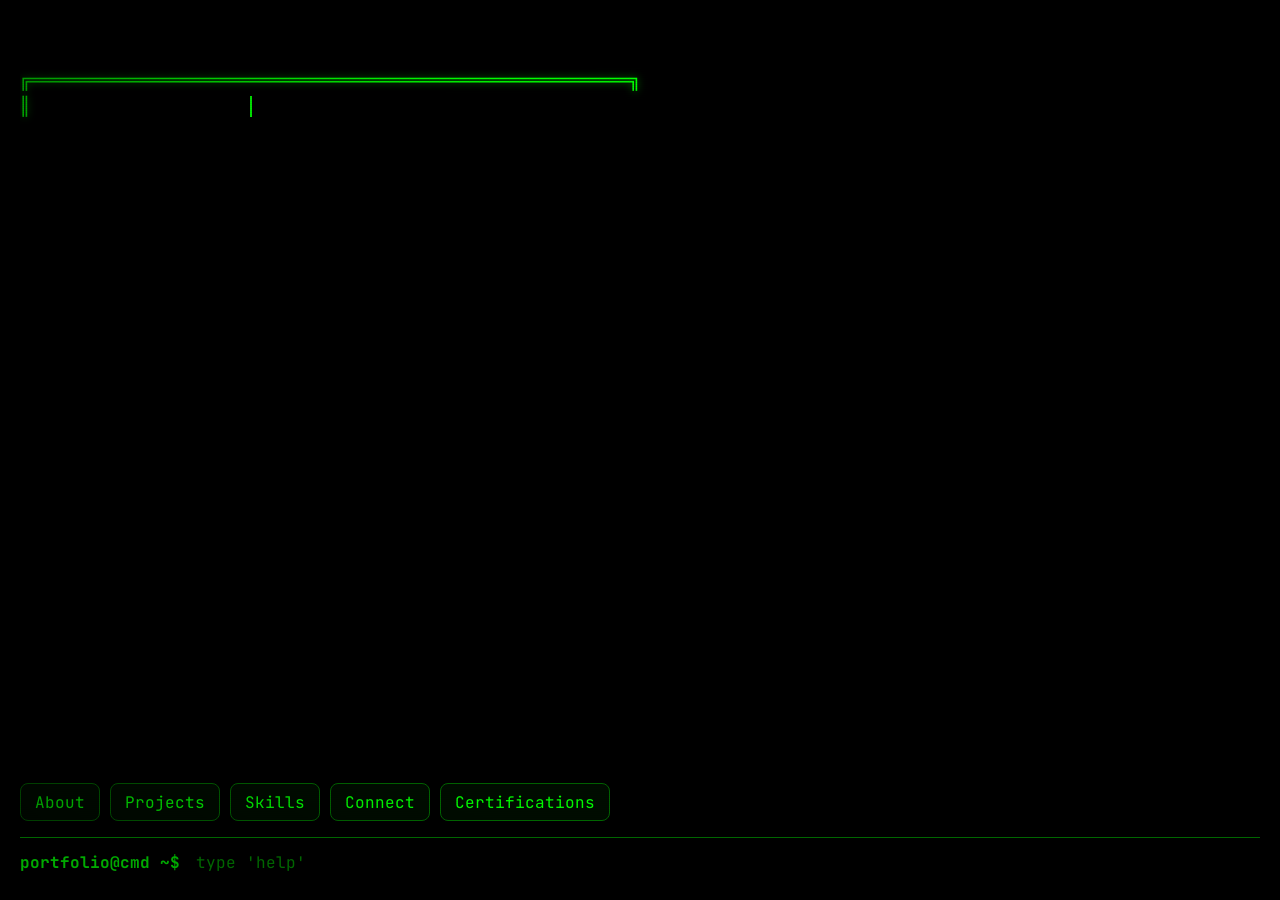
<file: index.html>
<!DOCTYPE html>
<html lang="en">
<head>
<meta charset="UTF-8">
<meta name="viewport" content="width=device-width, initial-scale=1.0, interactive-widget=resizes-content">
<title>⚡ Jaswanth's Portfolio</title>

<link rel="icon" type="image/png" href="portfolio-cmd/icons8-circled-j-50.png">

<link href="https://fonts.googleapis.com/css2?family=JetBrains+Mono:wght@300;400;600;700&display=swap" rel="stylesheet">

<style>
*, *::before, *::after {
  margin: 0;
  padding: 0;
  box-sizing: border-box;
}

html, body {
  height: 100%;
  width: 100%;
  /* Prevent bounce / rubber-band on iOS */
  overscroll-behavior: none;
}

/* ── Root vars ── */
:root {
  --green:      #00ff00;
  --green-dim:  #00cc00;
  --green-dark: #006600;
  --green-mid:  #00aa00;
  --bg:         #000000;
  --fs:         clamp(12px, 2vw, 16px);     /* fluid base font size  */
  --pad:        clamp(10px, 3vw, 20px);     /* fluid padding         */
  --lh:         1.5;
}

/* ── Full-screen terminal shell ── */
.terminal-body {
  background: var(--bg);
  color: var(--green);
  font-family: 'JetBrains Mono', monospace;
  height: 100dvh;           /* dynamic viewport height — handles mobile browser chrome */
  width: 100%;
  overflow: hidden;
  display: flex;
  flex-direction: column;
}

/* ── Container ── */
#terminal-container {
  flex: 1;
  display: flex;
  flex-direction: column;
  padding: var(--pad);
  min-height: 0;            /* allow flex child to shrink below content size */
  position: relative;
}

/* CRT scanlines overlay */
#terminal-container::before {
  content: '';
  position: fixed;
  inset: 0;
  background: repeating-linear-gradient(
    0deg,
    rgba(0,0,0,0.06),
    rgba(0,0,0,0.06) 1px,
    transparent 1px,
    transparent 2px
  );
  pointer-events: none;
  z-index: 10;
}

/* Subtle vignette */
#terminal-container::after {
  content: '';
  position: fixed;
  inset: 0;
  background: radial-gradient(ellipse at center, transparent 60%, rgba(0,0,0,0.55) 100%);
  pointer-events: none;
  z-index: 9;
}

/* ── Output area ── */
#output {
  flex: 1;
  overflow-y: auto;
  overflow-x: hidden;
  white-space: pre-wrap;
  word-break: break-word;   /* prevent horizontal scroll on mobile */
  line-height: var(--lh);
  font-size: var(--fs);
  padding-bottom: 8px;
  /* smooth momentum scroll on iOS */
  -webkit-overflow-scrolling: touch;
  scroll-behavior: smooth;
}

/* ── Quick links ── */
.quick-links {
  display: flex;
  flex-wrap: wrap;
  gap: 10px;
  margin: 14px 0 8px;
}

.quick-link {
  display: inline-flex;
  align-items: center;
  justify-content: center;
  min-height: 38px;
  padding: 0 14px;
  border: 1px solid var(--green-dark);
  border-radius: 8px;
  color: var(--green);
  text-decoration: none;
  font-size: var(--fs);
  background: rgba(0, 102, 0, 0.12);
  transition: transform 0.2s ease, background 0.2s ease, border-color 0.2s ease;
}

.quick-link:hover {
  transform: translateY(-2px);
  background: rgba(0, 170, 0, 0.18);
  border-color: var(--green);
}

/* ── Welcome block ── */
#welcome-section {
  color: var(--green);
  text-shadow: 0 0 8px rgba(0,255,0,0.5);
  margin-bottom: 16px;
  line-height: 1.6;
  /* Wrap long ASCII art on tiny screens without breaking character sequences */
  overflow-wrap: break-word;
}

/* ── Input row ── */
#input-container {
  display: flex;
  align-items: center;
  gap: 6px;
  margin-top: 8px;
  padding-top: 6px;
  border-top: 1px solid var(--green-dark);
  /* Stick to bottom even when virtual keyboard pushes viewport */
  flex-shrink: 0;
  position: relative;
  z-index: 20;
}

.prompt {
  color: var(--green-mid);
  font-weight: 700;
  font-size: var(--fs);
  white-space: nowrap;
  flex-shrink: 0;
  /* Truncate very long prompts on tiny screens */
  max-width: 55%;
  overflow: hidden;
  text-overflow: ellipsis;
}

#cmd-input {
  background: transparent;
  border: none;
  color: var(--green);
  font-family: 'JetBrains Mono', monospace;
  font-size: var(--fs);
  flex: 1;
  min-width: 0;             /* allow shrink */
  outline: none;
  caret-color: var(--green);
}

#cmd-input::placeholder { color: var(--green-dark); }

/* tap-target helper on mobile */
#cmd-input {
  padding: 6px 0;
  min-height: 36px;
}

/* ── Typing cursor ── */
.typing {
  display: inline;
  border-right: 2px solid var(--green);
  animation: blink 0.7s step-end infinite;
}

/* ── Mobile helper hint ── */
#mobile-hint {
  display: none;
  position: fixed;
  bottom: 60px;
  right: 14px;
  background: rgba(0,80,0,0.85);
  color: var(--green);
  font-size: 11px;
  padding: 6px 10px;
  border: 1px solid var(--green-dark);
  border-radius: 6px;
  z-index: 50;
  pointer-events: none;
  letter-spacing: 0.04em;
  animation: fadeHint 4s ease forwards;
}

@keyframes fadeHint {
  0%   { opacity: 0; }
  10%  { opacity: 1; }
  80%  { opacity: 1; }
  100% { opacity: 0; }
}

/* ── Scrollbar styling ── */
#output::-webkit-scrollbar       { width: 6px; }
#output::-webkit-scrollbar-track { background: #000; }
#output::-webkit-scrollbar-thumb { background: var(--green-dark); border-radius: 3px; }
#output::-webkit-scrollbar-thumb:hover { background: var(--green-mid); }

/* ── Keyframes ── */
@keyframes blink {
  0%, 100% { border-color: var(--green); }
  50%       { border-color: transparent; }
}

/* ── Responsive tweaks ── */

/* Phones — portrait */
@media (max-width: 480px) {
  :root {
    --fs:  13px;
    --pad: 10px;
    --lh:  1.45;
  }

  /* ASCII art box may be wider than screen — allow horizontal scroll only for welcome */
  #welcome-section {
    font-size: 10px;
    overflow-x: auto;
    -webkit-overflow-scrolling: touch;
  }

  /* Show mobile tap hint */
  #mobile-hint { display: block; }

  /* Wider tap target */
  #cmd-input { min-height: 40px; font-size: 14px; }
  .prompt    { font-size: 12px; max-width: 46%; }
}

/* Phones — landscape / small tablets */
@media (min-width: 481px) and (max-width: 768px) {
  :root {
    --fs:  14px;
    --pad: 14px;
    --lh:  1.5;
  }

  #welcome-section { font-size: 12px; }
}

/* Tablets landscape / small laptops */
@media (min-width: 769px) and (max-width: 1024px) {
  :root {
    --fs:  15px;
    --pad: 18px;
  }
}

/* Large desktop */
@media (min-width: 1440px) {
  :root {
    --fs:  17px;
    --pad: 28px;
  }
  #terminal-container { max-width: 1200px; margin: 0 auto; width: 100%; }
}

/* Touch devices — bigger tap targets, remove hover glow */
@media (hover: none) {
  #cmd-input { min-height: 44px; }
  #welcome-section { text-shadow: none; }
}
</style>
</head>

<body class="terminal-body">
<div id="terminal-container">
  <div id="output">
    <div id="welcome-section"></div>
  </div>
  <div class="quick-links" aria-label="Quick navigation links">
    <a class="quick-link" href="./portfolio-cmd/about.html">About</a>
    <a class="quick-link" href="./portfolio-cmd/projects.html">Projects</a>
    <a class="quick-link" href="./portfolio-cmd/skills.html">Skills</a>
    <a class="quick-link" href="./portfolio-cmd/connect.html">Connect</a>
    <a class="quick-link" href="./portfolio-cmd/certifications.html">Certifications</a>

  </div>
  <div id="input-container">
    <span id="prompt" class="prompt">portfolio@cmd ~$&nbsp;</span>
    <input id="cmd-input" type="text" autocomplete="off" autocorrect="off"
           autocapitalize="off" spellcheck="false" autofocus
           placeholder="type 'help'">
  </div>
</div>

<!-- Mobile tap-to-type hint -->
<div id="mobile-hint">Tap here to type a command ↓</div>

<script>
/* ── Welcome message ── */
window.skipDefaultWelcome = true;

/* Responsive ASCII box:
   On small screens we swap the wide box for a compact version */
function getWelcomeMessages() {
  const narrow = window.innerWidth < 480;

  if (narrow) {
    return [
      "┌─────────────────────────────┐",
      "│                             │",
      "│   🎉  WELCOME TO            │",
      "│       Jaswanth's Portfolio🎉│",
      "│                             │",
      "│   Jaswanth's  CMD       │",
      "│                             │",
      "└─────────────────────────────┘",
      "",
      "Type 'help' for commands.",
      ""
    ];
  }

  return [
    "╔════════════════════════════════════════════════════════════╗",
    "║                                                            ║",
    "║              🎉  WELCOME TO JASWANTH'S PORTFOLIO  🎉                 ║",
    "║                                                            ║",
    "║              Jaswanth's CMD                          ║",
    "║                                                            ║",
    "╚════════════════════════════════════════════════════════════╝",
    "",
    "Type 'help' to see available commands...",
    "💡 Use Laptop/Desktop for the best experience.",
    ""
  ];
}

document.addEventListener('DOMContentLoaded', () => {
  const welcomeSection = document.getElementById('welcome-section');
  const output = document.getElementById('output');
  const cmdInput = document.getElementById('cmd-input');
  const messages = getWelcomeMessages();
  let lineIdx = 0, charIdx = 0;

  function typeWelcome() {
    if (lineIdx >= messages.length) {
      // Done — render plain, remove cursor span
      welcomeSection.innerHTML = messages.join('\n');
      output.scrollTop = output.scrollHeight;
      return;
    }

    const line = messages[lineIdx];

    if (charIdx <= line.length) {
      const done  = messages.slice(0, lineIdx).join('\n');
      const sep   = lineIdx > 0 ? '\n' : '';
      const typed = line.substring(0, charIdx);
      welcomeSection.innerHTML = done + sep +
        '<span class="typing">' + typed + '</span>';
      output.scrollTop = output.scrollHeight;
      charIdx++;
      setTimeout(typeWelcome, 8);
    } else {
      lineIdx++;
      charIdx = 0;
      setTimeout(typeWelcome, 200);
    }
  }

  typeWelcome();

  /* ── Mobile: tap anywhere in output to focus input ── */
  output.addEventListener('click', () => { cmdInput.focus(); });

  /* ── Keep input in view when virtual keyboard opens ── */
  if ('visualViewport' in window) {
    window.visualViewport.addEventListener('resize', () => {
      const container = document.getElementById('terminal-container');
      const kbHeight = window.innerHeight - window.visualViewport.height;
      container.style.paddingBottom = kbHeight > 50
        ? (kbHeight + 8) + 'px'
        : 'var(--pad)';
    });
  }
});
</script>

<script src="portfolio-cmd/js/terminal.js"></script>
</body>
</html>
</file>
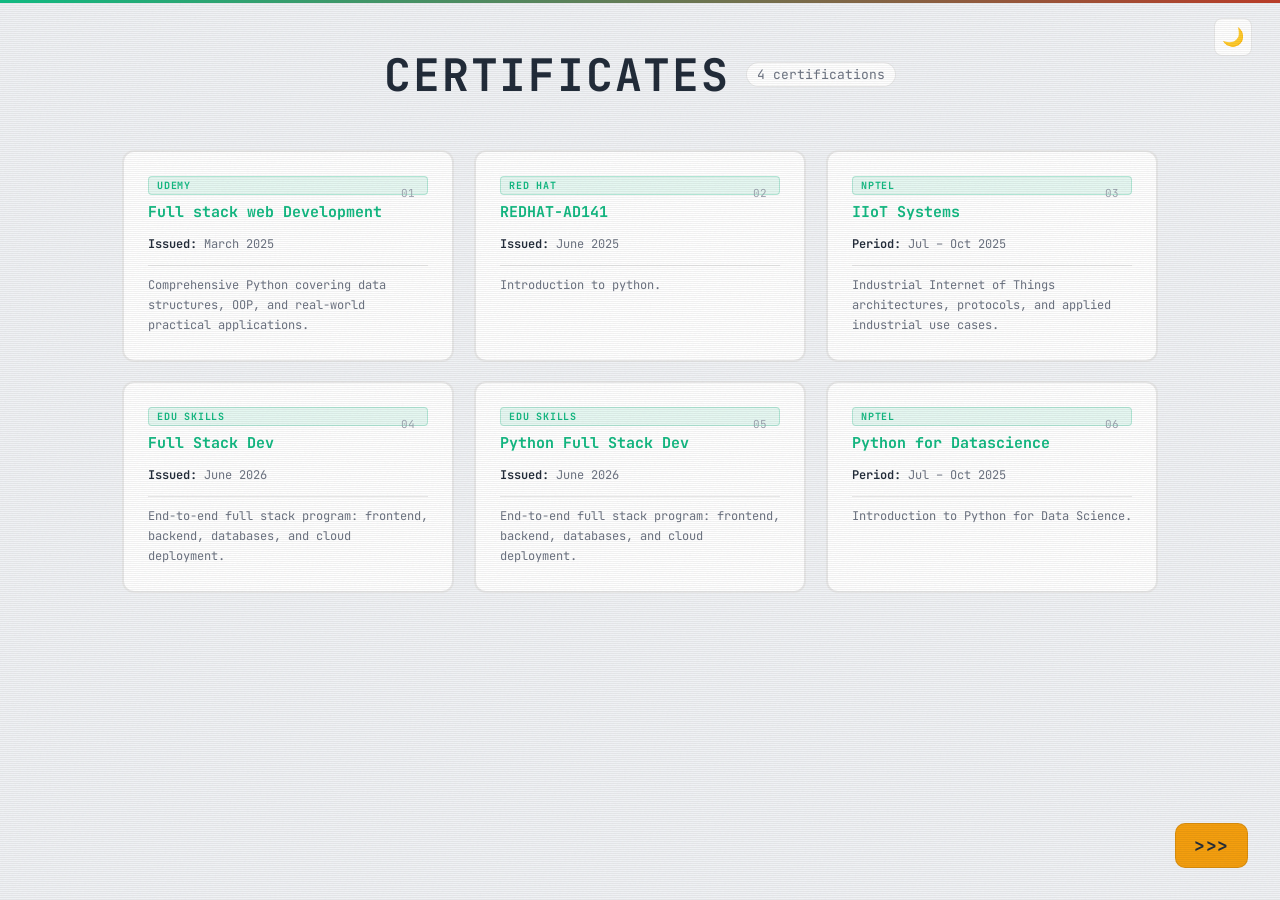
<file: portfolio-cmd/certifications.html>
<!DOCTYPE html>
<html lang="en">
<head>
<meta charset="UTF-8">
<meta name="viewport" content="width=device-width, initial-scale=1.0">
<title>⚡ Jaswanth's | Certifications</title>

<link rel="icon" type="image/png" href="icons8-circled-j-50.png">
<link rel="icon" href="icons8-circled-j-50.png">

<link href="https://fonts.googleapis.com/css2?family=JetBrains+Mono:wght@300;400;600;700&display=swap" rel="stylesheet">

<style>
@property --angle {
  syntax: '<angle>';
  initial-value: 0deg;
  inherits: false;
}

*, *::before, *::after {
  box-sizing: border-box;
  margin: 0;
  padding: 0;
}

:root {
  --bg: #f0f2f5;
  --card-bg: #ffffff;
  --border: rgba(0,0,0,0.09);
  --border-active: rgba(0,0,0,0.3);
  --accent: #10b981;
  --text: #1f2937;
  --text-dim: #6b7280;
  --red: #b83c28;
  --header-size: clamp(1.6rem, 5vw, 2.8rem);
  --card-pad: clamp(14px, 3vw, 24px);
  --gap: clamp(12px, 2.5vw, 20px);
}

body {
  font-family: 'JetBrains Mono', monospace;
  background: var(--bg);
  color: var(--text);
  min-height: 100vh;
  overflow-x: hidden;
  position: relative;
}

/* CRT Scanlines */
body::before {
  content: '';
  position: fixed;
  inset: 0;
  background: repeating-linear-gradient(
    0deg,
    rgba(0,0,0,0.05),
    rgba(0,0,0,0.05) 1px,
    transparent 1px,
    transparent 2px
  );
  pointer-events: none;
  z-index: 999;
}

/* Noise texture */
body::after {
  content: '';
  position: fixed;
  inset: 0;
  background-image: url('data:image/svg+xml,%3Csvg viewBox="0 0 400 400" xmlns="http://www.w3.org/2000/svg"%3E%3Cfilter id="n"%3E%3CfeTurbulence type="fractalNoise" baseFrequency="0.9" numOctaves="4" seed="2"/%3E%3C/filter%3E%3Crect width="400" height="400" filter="url(%23n)" opacity="0.04"/%3E%3C/svg%3E');
  pointer-events: none;
  z-index: 998;
}

/* ── Layout ── */
.page-wrapper {
  position: relative;
  z-index: 1;
  width: 100%;
  max-width: 1100px;
  margin: 0 auto;
  padding: clamp(16px, 4vw, 48px) clamp(12px, 4vw, 32px);
}

/* ── Header ── */
.page-header {
  display: flex;
  align-items: center;
  justify-content: center;
  gap: 16px;
  margin-bottom: clamp(24px, 5vw, 48px);
  position: relative;
  flex-wrap: wrap;
}

h1 {
  font-size: var(--header-size);
  font-weight: 700;
  letter-spacing: 0.04em;
  text-align: center;
  line-height: 1.2;
}

.cert-count {
  font-size: clamp(10px, 2vw, 13px);
  color: var(--text-dim);
  background: var(--card-bg);
  border: 1px solid var(--border);
  border-radius: 999px;
  padding: 3px 10px;
  white-space: nowrap;
}

/* ── Grid ── */
.cert-grid {
  display: grid;
  grid-template-columns: repeat(auto-fill, minmax(min(100%, 300px), 1fr));
  gap: var(--gap);
}

/* ── Card ── */
.cert-card {
  background: var(--card-bg);
  border: 2px solid var(--border);
  border-radius: 12px;
  padding: var(--card-pad);
  position: relative;
  transition: transform 0.32s cubic-bezier(.34,1.56,.64,1), box-shadow 0.32s ease, border-color 0.3s;
  overflow: hidden;
  opacity: 0;
  transform: translateY(24px);
  will-change: transform;
  min-height: 0; /* let content dictate height */
  cursor: pointer;
}

/* spinning border */
.cert-card::before {
  content: '';
  position: absolute;
  inset: -2px;
  border-radius: 13px;
  background: conic-gradient(
    from var(--angle),
    transparent 0deg,
    var(--red) 40deg,
    rgba(184,60,40,0.7) 60deg,
    transparent 80deg
  );
  opacity: 0;
  transition: opacity 0.3s;
  z-index: 0;
}

/* inner mask so conic only shows as border */
.cert-card::after {
  content: '';
  position: absolute;
  inset: 2px;
  border-radius: 10px;
  background: var(--card-bg);
  z-index: 1;
}

.cert-card.active::before,
.cert-card:hover::before {
  opacity: 1;
  animation: spin 2s linear infinite;
}

.cert-card:hover {
  transform: translateY(-10px) scale(1.02);
  box-shadow: 0 20px 50px rgba(0,0,0,0.12), 0 0 24px rgba(184,60,40,0.25);
  border-color: transparent;
}

.cert-card:hover .cert-title { color: #e05535; }

.cert-card:hover .cert-title::before,
.cert-card:hover .cert-title::after,
.cert-card.active .cert-title::before,
.cert-card.active .cert-title::after {
  opacity: 1;
  animation: glitch 0.15s steps(1) infinite, glitch2 0.15s steps(1) infinite;
}

.cert-card:hover .cert-meta,
.cert-card:hover .cert-desc,
.cert-card.active .cert-meta,
.cert-card.active .cert-desc {
  color: var(--accent);
}

/* ── Inner content ── */
.cert-card-inner {
  position: relative;
  z-index: 2;
  display: flex;
  flex-direction: column;
  gap: 0;
}

/* ── Card index badge ── */
.card-index {
  position: absolute;
  top: 10px;
  right: 12px;
  font-size: 11px;
  color: #9ca3af;
  z-index: 3;
  letter-spacing: 0.05em;
  user-select: none;
}

/* ── Cert title ── */
.cert-title {
  font-size: clamp(13px, 2.2vw, 15px);
  font-weight: 700;
  color: var(--accent);
  margin-bottom: 10px;
  position: relative;
  display: inline-block;
  transition: color 0.3s;
  padding-right: 30px; /* avoid overlap with index */
  word-break: break-word;
  line-height: 1.3;
}

.cert-card:focus-visible {
  outline: 2px solid var(--red);
  outline-offset: 4px;
}

/* ── Certificate modal ── */
.cert-modal {
  position: fixed;
  inset: 0;
  display: none;
  align-items: center;
  justify-content: center;
  padding: 24px;
  z-index: 2000;
}

.cert-modal.open {
  display: flex;
}

.cert-modal-backdrop {
  position: absolute;
  inset: 0;
  background: rgba(0, 0, 0, 0.72);
  backdrop-filter: blur(4px);
}

.cert-modal-panel {
  position: relative;
  z-index: 1;
  width: min(1100px, 100%);
  max-height: 92vh;
  background: var(--card-bg);
  border: 2px solid var(--border-active);
  border-radius: 14px;
  overflow: hidden;
  box-shadow: 0 30px 80px rgba(0, 0, 0, 0.35);
  display: flex;
  flex-direction: column;
}

.cert-modal-header {
  display: flex;
  align-items: center;
  justify-content: space-between;
  gap: 16px;
  padding: 14px 18px;
  border-bottom: 1px solid var(--border);
}

.cert-modal-title {
  font-size: clamp(14px, 2vw, 18px);
  color: var(--text);
  word-break: break-word;
}

.cert-modal-close {
  border: 1px solid var(--border-active);
  background: transparent;
  color: var(--text);
  border-radius: 8px;
  width: 38px;
  height: 38px;
  font-size: 22px;
  line-height: 1;
  cursor: pointer;
}

.cert-modal-viewer {
  background: #111827;
  min-height: 55vh;
  max-height: calc(92vh - 68px);
  overflow: auto;
}

.cert-modal-viewer iframe,
.cert-modal-viewer img {
  display: block;
  width: 100%;
  height: 100%;
  min-height: 55vh;
  border: 0;
  object-fit: contain;
  background: #111827;
}

.cert-modal-note {
  padding: 16px 18px;
  color: var(--text-dim);
  font-size: 12px;
  border-top: 1px solid var(--border);
}

.cert-title::before {
  content: attr(data-text);
  position: absolute;
  left: 0; top: 0;
  color: #00ccff;
  clip-path: polygon(0 15%, 100% 15%, 100% 40%, 0 40%);
  opacity: 0;
  transition: opacity 0.3s;
  pointer-events: none;
}

.cert-title::after {
  content: attr(data-text);
  position: absolute;
  left: 0; top: 0;
  color: #ff3366;
  clip-path: polygon(0 60%, 100% 60%, 100% 80%, 0 80%);
  opacity: 0;
  transition: opacity 0.3s;
  pointer-events: none;
}

/* ── Meta ── */
.cert-meta {
  font-size: clamp(11px, 1.8vw, 12px);
  color: var(--text-dim);
  line-height: 1.9;
  margin-bottom: 10px;
  transition: color 0.3s;
}

.cert-meta span {
  font-weight: 600;
  color: var(--text);
  transition: color 0.3s;
}

/* ── Description ── */
.cert-desc {
  font-size: clamp(11px, 1.8vw, 12px);
  color: var(--text-dim);
  line-height: 1.65;
  border-top: 1px solid var(--border);
  padding-top: 10px;
  transition: color 0.3s;
}

/* ── Issuer chip ── */
.issuer-chip {
  display: inline-block;
  font-size: 10px;
  font-weight: 700;
  letter-spacing: 0.08em;
  text-transform: uppercase;
  background: rgba(16,185,129,0.1);
  color: var(--accent);
  border: 1px solid rgba(16,185,129,0.25);
  border-radius: 4px;
  padding: 2px 8px;
  margin-bottom: 8px;
  transition: background 0.3s, border-color 0.3s;
}

/* ── Top UI controls ── */
.ui-controls {
  position: fixed;
  top: 0;
  left: 0;
  right: 0;
  z-index: 50;
  display: flex;
  align-items: center;
  justify-content: flex-end;
  padding: clamp(10px, 2.5vw, 18px) clamp(14px, 4vw, 28px);
  pointer-events: none;
}

.ctrl-btn {
  pointer-events: all;
  background: var(--card-bg);
  border: 1.5px solid var(--border);
  border-radius: 8px;
  width: 38px;
  height: 38px;
  display: grid;
  place-items: center;
  font-size: 18px;
  cursor: pointer;
  transition: transform 0.2s, box-shadow 0.2s;
  user-select: none;
}

.ctrl-btn:hover {
  transform: scale(1.1);
  box-shadow: 0 4px 16px rgba(0,0,0,0.12);
}

/* ── Exit / nav button ── */
.exit-btn {
  position: fixed;
  bottom: clamp(16px, 4vw, 32px);
  right: clamp(14px, 4vw, 32px);
  background: #f59e0b;
  color: #1f2937;
  padding: 10px 18px;
  border-radius: 10px;
  font-family: 'JetBrains Mono', monospace;
  font-size: clamp(14px, 3vw, 18px);
  font-weight: 700;
  text-decoration: none;
  z-index: 50;
  transition: transform 0.2s, background 0.2s, color 0.2s;
  border: 1.5px solid rgba(0,0,0,0.1);
  letter-spacing: 0.04em;
}

.exit-btn:hover {
  transform: scale(1.08);
  background: #fde68a;
}

/* ── Animations ── */
@keyframes spin {
  from { --angle: 0deg; }
  to   { --angle: 360deg; }
}

@keyframes glitch {
  0%   { transform: translateX(0); }
  25%  { transform: translateX(-2px); }
  50%  { transform: translateX(2px); }
  75%  { transform: translateX(-1px); }
  100% { transform: translateX(0); }
}

@keyframes glitch2 {
  0%   { transform: translateX(0); }
  25%  { transform: translateX(2px); }
  50%  { transform: translateX(-2px); }
  75%  { transform: translateX(1px); }
  100% { transform: translateX(0); }
}

@keyframes fadeInUp {
  from { opacity: 0; transform: translateY(24px); }
  to   { opacity: 1; transform: translateY(0); }
}

.cert-card.revealed {
  animation: fadeInUp 0.55s cubic-bezier(.22,1,.36,1) forwards;
}

/* ── Dark Mode ── */
body.dark {
  --bg: #111827;
  --card-bg: #1f2937;
  --text: #e5e7eb;
  --text-dim: #9ca3af;
  --border: rgba(255,255,255,0.08);
  --accent: #34d399;
  --red: #e05535;
}

body.dark .cert-card::after {
  background: var(--card-bg);
}

body.dark .exit-btn {
  color: #92400e;
}

body.dark .cert-meta span {
  color: #e5e7eb;
}

/* ── Progress bar at top ── */
.progress-bar {
  position: fixed;
  top: 0;
  left: 0;
  height: 3px;
  width: 0%;
  background: linear-gradient(90deg, var(--accent), var(--red));
  z-index: 1000;
  transition: width 1.2s ease;
}

/* ── Mobile: ensure no overflow issues ── */
@media (max-width: 400px) {
  .cert-title {
    font-size: 13px !important;
  }
  h1 {
    font-size: 1.4rem;
  }
}

/* ── Tablet 2-col tweak ── */
@media (min-width: 481px) and (max-width: 720px) {
  .cert-grid {
    grid-template-columns: repeat(2, 1fr);
  }
}

/* ── Large screen: cap at 3 columns ── */
@media (min-width: 960px) {
  .cert-grid {
    grid-template-columns: repeat(3, 1fr);
  }
}

/* Touch devices – remove hover lift, keep tap feedback */
@media (hover: none) {
  .cert-card:hover {
    transform: none;
    box-shadow: none;
    border-color: var(--border);
  }
  .cert-card:active {
    transform: scale(0.97);
    box-shadow: 0 4px 20px rgba(0,0,0,0.1);
    border-color: var(--red);
  }
  .cert-card:hover .cert-title { color: var(--accent); }
}
</style>
</head>

<body>

<!-- Progress bar -->
<div class="progress-bar" id="progressBar"></div>

<!-- Controls -->
<div class="ui-controls">
  <button class="ctrl-btn" onclick="toggleDark()" title="Toggle dark mode" id="darkBtn">🌙</button>
</div>

<!-- Main -->
<div class="page-wrapper">

  <div class="page-header">
    <h1>CERTIFICATES</h1>
    <span class="cert-count">4 certifications</span>
  </div>

  <div class="cert-grid" id="certGrid">

    <!-- 01 -->
    <div class="cert-card" data-index="0" role="button" tabindex="0" data-cert-src="./assets/certificates/jas_udemy.pdf" data-cert-type="pdf" data-cert-title="Full stack web Development">
      <div class="cert-card-inner">
        <span class="card-index">01</span>
        <span class="issuer-chip">Udemy</span>
        <div class="cert-title" data-text="Full stack web Development">Full stack web Development</div>
        <div class="cert-meta">
          <span>Issued:</span> March 2025
        </div>
        <p class="cert-desc">Comprehensive Python covering data structures, OOP, and real-world practical applications.</p>
      </div>
    </div>

    <!-- 02 -->
    <div class="cert-card" data-index="1" role="button" tabindex="0" data-cert-src="./assets/certificates/redhat.pdf" data-cert-type="pdf" data-cert-title="REDHAT-AD141">
      <div class="cert-card-inner">
        <span class="card-index">02</span>
        <span class="issuer-chip">Red Hat</span>
        <div class="cert-title" data-text="REDHAT-AD141">REDHAT-AD141</div>
        <div class="cert-meta">
          <span>Issued:</span> June 2025
        </div>
        <p class="cert-desc">Introduction to python.</p>
      </div>
    </div>

    <!-- 03 -->
    <div class="cert-card" data-index="2" role="button" tabindex="0" data-cert-src="./assets/certificates/Nptel.jpeg" data-cert-type="image" data-cert-title="Introduction to Industry 4.0 and Industrial Internet of Things">
      <div class="cert-card-inner">
        <span class="card-index">03</span>
        <span class="issuer-chip">NPTEL</span>
        <div class="cert-title" data-text="IIoT Systems">IIoT Systems</div>
        <div class="cert-meta">
          <span>Period:</span> Jul – Oct 2025
        </div>
        <p class="cert-desc">Industrial Internet of Things architectures, protocols, and applied industrial use cases.</p>
      </div>
    </div>

    <!-- 04 -->
    <div class="cert-card" data-index="3" role="button" tabindex="0" data-cert-src="./assets/certificates/Edu%20skills_web%20development.pdf" data-cert-type="pdf" data-cert-title="Full Stack Dev">
      <div class="cert-card-inner">
        <span class="card-index">04</span>
        <span class="issuer-chip">Edu skills</span>
        <div class="cert-title" data-text="Full Stack Dev">Full Stack Dev</div>
        <div class="cert-meta">
          <span>Issued:</span> June 2026
        </div>
        <p class="cert-desc">End-to-end full stack program: frontend, backend, databases, and cloud deployment.</p>
      </div>
    </div>


      <div class="cert-card" data-index="3" role="button" tabindex="0" data-cert-src="./assets/certificates/certificate.pdf" data-cert-type="pdf" data-cert-title="Full Stack Dev">
      <div class="cert-card-inner">
        <span class="card-index">05</span>
        <span class="issuer-chip">Edu skills</span>
        <div class="cert-title" data-text="Python Full Stack Dev"> Python Full Stack Dev</div>
        <div class="cert-meta">
          <span>Issued:</span> June 2026
        </div>
        <p class="cert-desc">End-to-end full stack program: frontend, backend, databases, and cloud deployment.</p>
      </div>
    </div>


    <div class="cert-card" data-index="5" role="button" tabindex="0" data-cert-src="./assets/certificates/Python for Data Science.pdf" data-cert-type="pdf" data-cert-title="Python for Data Science">
      <div class="cert-card-inner">
        <span class="card-index">06</span>
        <span class="issuer-chip">NPTEL</span>
        <div class="cert-title" data-text="Python for Data science">Python for Datascience</div>
        <div class="cert-meta">
          <span>Period:</span> Jul – Oct 2025
        </div>
        <p class="cert-desc">Introduction to Python for Data Science.</p>
      </div>
    </div>

  </div>
</div>







<!-- Modal -->
<div class="cert-modal" id="certModal" aria-hidden="true">
  <div class="cert-modal-backdrop" data-close-modal></div>
  <div class="cert-modal-panel" role="dialog" aria-modal="true" aria-labelledby="certModalTitle">
    <div class="cert-modal-header">
      <h2 class="cert-modal-title" id="certModalTitle">Certificate preview</h2>
      <button type="button" class="cert-modal-close" id="certModalClose" aria-label="Close certificate preview">×</button>
    </div>
    <div class="cert-modal-viewer" id="certModalViewer"></div>
    <div class="cert-modal-note">Click outside the preview or press Esc to close.</div>
  </div>
</div>

<!-- Exit -->
<a href="../index.html" class="exit-btn">&gt;&gt;&gt;</a>

<script>
/* ── Dark Mode ── */
function toggleDark() {
  const isDark = document.body.classList.toggle('dark');
  document.getElementById('darkBtn').textContent = isDark ? '☀️' : '🌙';
  localStorage.setItem('theme', isDark ? 'dark' : 'light');
}

// Restore preference
if (localStorage.getItem('theme') === 'dark') {
  document.body.classList.add('dark');
  document.getElementById('darkBtn').textContent = '☀️';
}

/* ── Scroll progress bar ── */
window.addEventListener('scroll', () => {
  const scrolled = window.scrollY;
  const total = document.documentElement.scrollHeight - window.innerHeight;
  const pct = total > 0 ? (scrolled / total) * 100 : 100;
  document.getElementById('progressBar').style.width = pct + '%';
}, { passive: true });

// On load set to 100 if page fits
window.dispatchEvent(new Event('scroll'));

/* ── Reveal on scroll ── */
const cards = document.querySelectorAll('.cert-card');
const certModal = document.getElementById('certModal');
const certModalTitle = document.getElementById('certModalTitle');
const certModalViewer = document.getElementById('certModalViewer');
const certModalClose = document.getElementById('certModalClose');

function closeCertificateModal() {
  certModal.classList.remove('open');
  certModal.setAttribute('aria-hidden', 'true');
  certModalViewer.innerHTML = '';
}

function openCertificateModal(title, src, type) {
  certModalTitle.textContent = title;
  certModalViewer.innerHTML = type === 'image'
    ? `<img src="${src}" alt="${title}">`
    : `<iframe src="${src}#toolbar=0&navpanes=0&scrollbar=0" title="${title}"></iframe>`;
  certModal.classList.add('open');
  certModal.setAttribute('aria-hidden', 'false');
}

cards.forEach((card) => {
  card.addEventListener('click', (event) => {
    if (event.target.closest('[data-close-modal]')) return;
    const src = card.dataset.certSrc;
    const type = card.dataset.certType || 'pdf';
    const title = card.dataset.certTitle || card.querySelector('.cert-title')?.textContent.trim();

    if (!src || !title) return;
    openCertificateModal(title, src, type);
  });

  card.addEventListener('keydown', (event) => {
    if (event.key === 'Enter' || event.key === ' ') {
      event.preventDefault();
      const src = card.dataset.certSrc;
      const type = card.dataset.certType || 'pdf';
      const title = card.dataset.certTitle || card.querySelector('.cert-title')?.textContent.trim();

      if (!src || !title) return;
      openCertificateModal(title, src, type);
    }
  });
});

certModal.addEventListener('click', (event) => {
  if (event.target.matches('[data-close-modal]')) {
    closeCertificateModal();
  }
});

certModalClose.addEventListener('click', closeCertificateModal);

document.addEventListener('keydown', (event) => {
  if (event.key === 'Escape' && certModal.classList.contains('open')) {
    closeCertificateModal();
  }
});

const observer = new IntersectionObserver((entries) => {
  entries.forEach((entry) => {
    if (entry.isIntersecting) {
      const card = entry.target;
      const idx = parseInt(card.dataset.index, 10);
      setTimeout(() => {
        card.classList.add('revealed');
        observer.unobserve(card);
      }, idx * 110);
    }
  });
}, { threshold: 0.1 });

cards.forEach(card => observer.observe(card));

/* ── Auto-cycle active highlight ── */
let currentIdx = 0;
let cycleTimer;
let hovering = false;

function setActive(idx) {
  cards.forEach((c, i) => c.classList.toggle('active', i === idx));
  currentIdx = idx;
}

function startCycle() {
  cycleTimer = setInterval(() => {
    if (!hovering) setActive((currentIdx + 1) % cards.length);
  }, 1900);
}

function stopCycle() { clearInterval(cycleTimer); }

startCycle();

cards.forEach((card, idx) => {
  // Mouse
  card.addEventListener('mouseenter', () => { hovering = true; stopCycle(); setActive(idx); });
  card.addEventListener('mouseleave', () => { hovering = false; currentIdx = idx; startCycle(); });

  // Touch
  card.addEventListener('touchstart', () => { stopCycle(); setActive(idx); }, { passive: true });
  card.addEventListener('touchend', () => { currentIdx = idx; startCycle(); }, { passive: true });
});
</script>

</body>
</html>
</file>
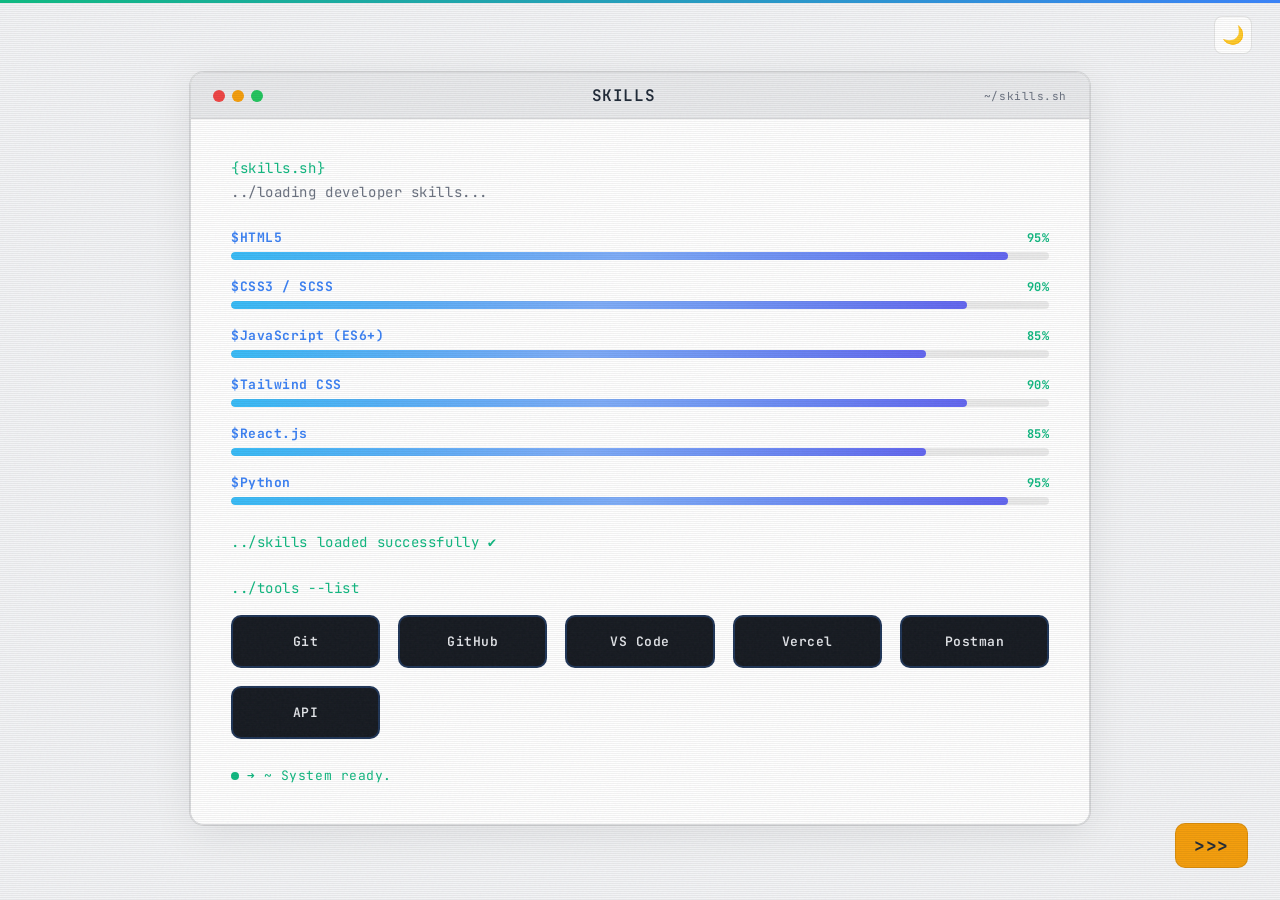
<file: portfolio-cmd/skills.html>
<!DOCTYPE html>
<html lang="en">
<head>
<meta charset="UTF-8">
<meta name="viewport" content="width=device-width, initial-scale=1.0">
<title>⚡ Jaswanth's | Skills</title>

<link rel="icon" type="image/svg+xml" href="favicon.svg">
<link rel="icon" href="favicon.ico">

<link href="https://fonts.googleapis.com/css2?family=JetBrains+Mono:wght@300;400;600;700&display=swap" rel="stylesheet">

<style>
@property --angle {
  syntax: '<angle>';
  initial-value: 0deg;
  inherits: false;
}

*, *::before, *::after {
  box-sizing: border-box;
  margin: 0;
  padding: 0;
}

:root {
  --bg:         #f3f4f6;
  --card-bg:    #ffffff;
  --topbar-bg:  #e9eaec;
  --border:     rgba(0,0,0,0.1);
  --accent:     #10b981;
  --blue:       #3b82f6;
  --text:       #1f2937;
  --text-dim:   #6b7280;
  --red:        #ef4444;
  --fs-base:    clamp(12px, 1.8vw, 14px);
  --pad:        clamp(16px, 4vw, 40px);
  --gap:        clamp(10px, 2vw, 18px);
}

body {
  font-family: 'JetBrains Mono', monospace;
  background: var(--bg);
  color: var(--text);
  min-height: 100vh;
  display: flex;
  align-items: flex-start;
  justify-content: center;
  padding: clamp(12px, 4vw, 40px) clamp(10px, 3vw, 24px);
  padding-top: clamp(52px, 8vw, 72px); /* space for fixed ctrl */
  overflow-x: hidden;
  position: relative;
  transition: background 0.3s, color 0.3s;
}

/* CRT scanlines */
body::before {
  content: '';
  position: fixed;
  inset: 0;
  background: repeating-linear-gradient(
    0deg,
    rgba(0,0,0,0.05),
    rgba(0,0,0,0.05) 1px,
    transparent 1px,
    transparent 2px
  );
  pointer-events: none;
  z-index: 999;
}

/* Noise */
body::after {
  content: '';
  position: fixed;
  inset: 0;
  background-image: url('data:image/svg+xml,%3Csvg viewBox="0 0 400 400" xmlns="http://www.w3.org/2000/svg"%3E%3Cfilter id="n"%3E%3CfeTurbulence type="fractalNoise" baseFrequency="0.9" numOctaves="4" seed="2"/%3E%3C/filter%3E%3Crect width="400" height="400" filter="url(%23n)" opacity="0.04"/%3E%3C/svg%3E');
  pointer-events: none;
  z-index: 998;
}

/* ── Dark Mode ── */
body.dark {
  --bg:        #111827;
  --card-bg:   #1f2937;
  --topbar-bg: #0f172a;
  --border:    rgba(255,255,255,0.08);
  --text:      #e5e7eb;
  --text-dim:  #9ca3af;
  --accent:    #34d399;
}

/* ── Progress bar ── */
.page-progress {
  position: fixed;
  top: 0; left: 0;
  height: 3px;
  width: 0%;
  background: linear-gradient(90deg, var(--accent), var(--blue));
  z-index: 1000;
  transition: width 0.4s ease;
}

/* ── Controls ── */
.ui-controls {
  position: fixed;
  top: 0; left: 0; right: 0;
  z-index: 50;
  display: flex;
  justify-content: flex-end;
  align-items: center;
  padding: clamp(10px, 2vw, 16px) clamp(14px, 4vw, 28px);
  pointer-events: none;
}

.ctrl-btn {
  pointer-events: all;
  background: var(--card-bg);
  border: 1.5px solid var(--border);
  border-radius: 8px;
  width: 38px;
  height: 38px;
  display: grid;
  place-items: center;
  font-size: 18px;
  cursor: pointer;
  transition: transform 0.2s, box-shadow 0.2s;
}
.ctrl-btn:hover { transform: scale(1.1); box-shadow: 0 4px 16px rgba(0,0,0,0.12); }

/* ── Terminal wrapper ── */
.terminal {
  width: 100%;
  max-width: 900px;
  border-radius: 14px;
  border: 1.5px solid var(--border);
  overflow: hidden;
  box-shadow: 0 8px 40px rgba(0,0,0,0.08), 0 0 0 1px var(--border);
  position: relative;
  z-index: 1;
  transition: box-shadow 0.3s, border-color 0.3s;
}

.terminal:hover {
  box-shadow: 0 12px 48px rgba(59,130,246,0.12), 0 0 0 1.5px var(--blue);
}

/* ── Topbar ── */
.topbar {
  background: var(--topbar-bg);
  border-bottom: 1px solid var(--border);
  display: flex;
  align-items: center;
  justify-content: space-between;
  padding: clamp(8px, 1.5vw, 12px) clamp(14px, 3vw, 22px);
}

.topbar-dots { display: flex; gap: 7px; align-items: center; }
.dot { width: 12px; height: 12px; border-radius: 50%; }
.dot-red   { background: #ef4444; }
.dot-amber { background: #f59e0b; }
.dot-green { background: #22c55e; }

.topbar-title {
  font-size: clamp(13px, 2vw, 16px);
  font-weight: 600;
  letter-spacing: 0.04em;
  color: var(--text);
}

.topbar-right {
  font-size: 11px;
  color: var(--text-dim);
  letter-spacing: 0.05em;
}

/* ── Body ── */
.terminal-body {
  background: var(--card-bg);
  padding: var(--pad);
  display: flex;
  flex-direction: column;
  gap: clamp(18px, 3vw, 28px);
}

/* ── Terminal log lines ── */
.log {
  font-size: var(--fs-base);
  color: var(--accent);
  letter-spacing: 0.04em;
}

.log-dim { color: var(--text-dim); }

/* ── Skills section ── */
.skills-list {
  display: flex;
  flex-direction: column;
  gap: clamp(12px, 2vw, 18px);
}

.skill-row {
  opacity: 0;
  transform: translateX(-16px);
  transition: opacity 0.5s ease, transform 0.5s ease;
}

.skill-row.visible {
  opacity: 1;
  transform: translateX(0);
}

.skill-header {
  display: flex;
  align-items: center;
  justify-content: space-between;
  margin-bottom: 6px;
  gap: 8px;
  flex-wrap: nowrap;
}

.skill-name {
  font-size: clamp(11px, 1.8vw, 13px);
  font-weight: 700;
  color: var(--blue);
  letter-spacing: 0.04em;
  transition: color 0.2s, transform 0.2s;
  cursor: default;
  white-space: nowrap;
  overflow: hidden;
  text-overflow: ellipsis;
}

.skill-name:hover {
  color: var(--accent);
  transform: translateX(4px);
}

.skill-pct {
  font-size: clamp(10px, 1.6vw, 12px);
  color: var(--accent);
  font-weight: 700;
  flex-shrink: 0;
  letter-spacing: 0.04em;
}

/* Track */
.skill-track {
  width: 100%;
  height: clamp(6px, 1vw, 8px);
  background: rgba(0,0,0,0.08);
  border-radius: 999px;
  overflow: hidden;
  position: relative;
}

body.dark .skill-track { background: rgba(255,255,255,0.08); }

/* Fill */
.skill-fill {
  height: 100%;
  border-radius: 999px;
  background: linear-gradient(90deg, #38bdf8, #3b82f6, #6366f1);
  width: 0;
  transition: width 1.2s cubic-bezier(0.34, 1.56, 0.64, 1);
  position: relative;
  overflow: hidden;
}

/* Shimmer on fill */
.skill-fill::after {
  content: '';
  position: absolute;
  inset: 0;
  background: linear-gradient(90deg, transparent 0%, rgba(255,255,255,0.35) 50%, transparent 100%);
  animation: shimmer 2.2s infinite;
}

@keyframes shimmer {
  0%   { transform: translateX(-100%); }
  100% { transform: translateX(100%); }
}

/* ── Tools grid ── */
.tools-grid {
  display: grid;
  grid-template-columns: repeat(auto-fill, minmax(clamp(90px, 20vw, 130px), 1fr));
  gap: var(--gap);
}

/* Tool card */
.tool-card {
  position: relative;
  background: #161a21;
  color: #e5e7eb;
  border-radius: 10px;
  border: 2px solid rgba(59,130,246,0.25);
  padding: clamp(10px, 2.5vw, 16px) clamp(8px, 2vw, 12px);
  text-align: center;
  font-size: clamp(11px, 1.8vw, 13px);
  font-weight: 600;
  overflow: hidden;
  opacity: 0;
  transform: translateY(20px);
  transition: transform 0.3s cubic-bezier(.34,1.56,.64,1),
              box-shadow 0.3s ease,
              border-color 0.3s;
  cursor: default;
  letter-spacing: 0.04em;
}

/* Spinning border */
.tool-card::before {
  content: '';
  position: absolute;
  inset: -2px;
  border-radius: 11px;
  background: conic-gradient(
    from var(--angle),
    transparent 0deg,
    var(--blue) 40deg,
    rgba(99,102,241,0.8) 60deg,
    transparent 80deg
  );
  opacity: 0;
  transition: opacity 0.3s;
  z-index: 0;
}

/* Inner mask */
.tool-card::after {
  content: '';
  position: absolute;
  inset: 2px;
  border-radius: 8px;
  background: #161a21;
  z-index: 1;
}

.tool-label {
  position: relative;
  z-index: 2;
}

.tool-card.active::before,
.tool-card:hover::before {
  opacity: 1;
  animation: spin 2s linear infinite;
}

.tool-card:hover {
  transform: translateY(-8px) scale(1.06);
  box-shadow: 0 16px 32px rgba(59,130,246,0.2), 0 0 20px rgba(59,130,246,0.2);
  border-color: transparent;
}

.tool-card.revealed {
  opacity: 1;
  transform: translateY(0);
  animation: fadeInUp 0.5s ease-out both;
}

/* ── System ready line ── */
.ready-line {
  font-size: clamp(11px, 1.8vw, 13px);
  color: var(--accent);
  letter-spacing: 0.04em;
  display: flex;
  align-items: center;
  gap: 8px;
}

.ready-dot {
  width: 8px;
  height: 8px;
  border-radius: 50%;
  background: var(--accent);
  animation: pulse 2s ease-in-out infinite;
}

/* ── Exit button ── */
.exit-btn {
  position: fixed;
  bottom: clamp(16px, 4vw, 32px);
  right: clamp(14px, 4vw, 32px);
  background: #f59e0b;
  color: #1f2937;
  padding: 10px 18px;
  border-radius: 10px;
  font-family: 'JetBrains Mono', monospace;
  font-size: clamp(14px, 3vw, 18px);
  font-weight: 700;
  text-decoration: none;
  z-index: 50;
  transition: transform 0.2s, background 0.2s;
  border: 1.5px solid rgba(0,0,0,0.1);
  letter-spacing: 0.04em;
}
.exit-btn:hover { transform: scale(1.08); background: #fde68a; }

/* ── Animations ── */
@keyframes spin {
  from { --angle: 0deg; }
  to   { --angle: 360deg; }
}

@keyframes fadeInUp {
  from { opacity: 0; transform: translateY(18px); }
  to   { opacity: 1; transform: translateY(0); }
}

@keyframes pulse {
  0%, 100% { opacity: 1; transform: scale(1); }
  50%       { opacity: 0.5; transform: scale(0.85); }
}

/* ── Touch devices ── */
@media (hover: none) {
  .tool-card:hover { transform: none; box-shadow: none; border-color: rgba(59,130,246,0.25); }
  .tool-card:active { transform: scale(0.95); border-color: var(--blue); }
  .skill-name:hover { transform: none; }
}

/* ── Very small phones (≤368px): centre terminal vertically ── */
@media (max-width: 368px) {
  body {
    justify-content: center;
    min-height: 100dvh;
    padding-top: 52px;
    padding-bottom: 72px;
    align-items: center;
  }

  .terminal {
    width: 100%;
  }

  .tools-grid {
    grid-template-columns: repeat(3, 1fr);
  }
}
</style>
</head>

<body>

<!-- Progress bar -->
<div class="page-progress" id="pageProgress"></div>

<!-- Controls -->
<div class="ui-controls">
  <button class="ctrl-btn" onclick="toggleDark()" id="darkBtn" title="Toggle dark mode">🌙</button>
</div>

<!-- Terminal card -->
<div class="terminal">

  <!-- Topbar -->
  <div class="topbar">
    <div class="topbar-dots">
      <div class="dot dot-red"></div>
      <div class="dot dot-amber"></div>
      <div class="dot dot-green"></div>
    </div>
    <span class="topbar-title">SKILLS</span>
    <span class="topbar-right">~/skills.sh</span>
  </div>

  <!-- Body -->
  <div class="terminal-body">

    <div>
      <p class="log">{skills.sh}</p>
      <p class="log log-dim" style="margin-top:6px;">../loading developer skills...</p>
    </div>

    <!-- Skills -->
    <div class="skills-list" id="skillsList">

      <div class="skill-row" data-pct="95">
        <div class="skill-header">
          <span class="skill-name">$HTML5</span>
          <span class="skill-pct">95%</span>
        </div>
        <div class="skill-track"><div class="skill-fill" data-width="95%"></div></div>
      </div>

      <div class="skill-row" data-pct="90">
        <div class="skill-header">
          <span class="skill-name">$CSS3 / SCSS</span>
          <span class="skill-pct">90%</span>
        </div>
        <div class="skill-track"><div class="skill-fill" data-width="90%"></div></div>
      </div>

      <div class="skill-row" data-pct="85">
        <div class="skill-header">
          <span class="skill-name">$JavaScript (ES6+)</span>
          <span class="skill-pct">85%</span>
        </div>
        <div class="skill-track"><div class="skill-fill" data-width="85%"></div></div>
      </div>

      <div class="skill-row" data-pct="90">
        <div class="skill-header">
          <span class="skill-name">$Tailwind CSS</span>
          <span class="skill-pct">90%</span>
        </div>
        <div class="skill-track"><div class="skill-fill" data-width="90%"></div></div>
      </div>

      <div class="skill-row" data-pct="85">
        <div class="skill-header">
          <span class="skill-name">$React.js</span>
          <span class="skill-pct">85%</span>
        </div>
        <div class="skill-track"><div class="skill-fill" data-width="85%"></div></div>
      </div>

      <div class="skill-row" data-pct="95">
        <div class="skill-header">
          <span class="skill-name">$Python</span>
          <span class="skill-pct">95%</span>
        </div>
        <div class="skill-track"><div class="skill-fill" data-width="95%"></div></div>
      </div>

    </div>

    <p class="log">../skills loaded successfully ✔</p>

    <!-- Tools -->
    <div>
      <p class="log" style="margin-bottom:var(--gap);">../tools --list</p>
      <div class="tools-grid" id="toolsGrid">
        <div class="tool-card" data-index="0"><span class="tool-label">Git</span></div>
        <div class="tool-card" data-index="1"><span class="tool-label">GitHub</span></div>
        <div class="tool-card" data-index="2"><span class="tool-label">VS Code</span></div>
        <div class="tool-card" data-index="3"><span class="tool-label">Vercel</span></div>
        <div class="tool-card" data-index="4"><span class="tool-label">Postman</span></div>
        <div class="tool-card" data-index="5"><span class="tool-label"> API</span></div>
      </div>
    </div>

    <!-- Ready -->
    <div class="ready-line">
      <div class="ready-dot"></div>
      <span>➜ ~ System ready.</span>
    </div>

  </div>
</div>

<!-- Exit -->
<a href="../index.html" class="exit-btn">&gt;&gt;&gt;</a>

<script>
/* ── Dark Mode ── */
function toggleDark() {
  const dark = document.body.classList.toggle('dark');
  document.getElementById('darkBtn').textContent = dark ? '☀️' : '🌙';
  localStorage.setItem('theme', dark ? 'dark' : 'light');
}
if (localStorage.getItem('theme') === 'dark') {
  document.body.classList.add('dark');
  document.getElementById('darkBtn').textContent = '☀️';
}

/* ── Scroll progress ── */
window.addEventListener('scroll', () => {
  const total = document.documentElement.scrollHeight - window.innerHeight;
  const pct = total > 0 ? (window.scrollY / total) * 100 : 100;
  document.getElementById('pageProgress').style.width = pct + '%';
}, { passive: true });
window.dispatchEvent(new Event('scroll'));

/* ── Skill bar + row reveal on scroll ── */
const skillRows = document.querySelectorAll('.skill-row');
const skillObserver = new IntersectionObserver((entries) => {
  entries.forEach((entry, i) => {
    if (entry.isIntersecting) {
      const row = entry.target;
      setTimeout(() => {
        row.classList.add('visible');
        const fill = row.querySelector('.skill-fill');
        if (fill) fill.style.width = fill.dataset.width;
        skillObserver.unobserve(row);
      }, i * 100);
    }
  });
}, { threshold: 0.2 });

skillRows.forEach(r => skillObserver.observe(r));

/* ── Tool card reveal ── */
const toolCards = document.querySelectorAll('.tool-card');

const toolObserver = new IntersectionObserver((entries) => {
  entries.forEach((entry) => {
    if (entry.isIntersecting) {
      const card = entry.target;
      const idx = parseInt(card.dataset.index, 10);
      setTimeout(() => {
        card.classList.add('revealed');
        toolObserver.unobserve(card);
      }, idx * 100);
    }
  });
}, { threshold: 0.1 });

toolCards.forEach(c => toolObserver.observe(c));

/* ── Auto-cycle active tool card ── */
let activeIdx = 0, cycleTimer, hovering = false;

function setActive(idx) {
  toolCards.forEach((c, i) => c.classList.toggle('active', i === idx));
  activeIdx = idx;
}

function startCycle() {
  cycleTimer = setInterval(() => {
    if (!hovering) setActive((activeIdx + 1) % toolCards.length);
  }, 1900);
}
function stopCycle() { clearInterval(cycleTimer); }

startCycle();

toolCards.forEach((card, idx) => {
  card.addEventListener('mouseenter', () => { hovering = true; stopCycle(); setActive(idx); });
  card.addEventListener('mouseleave', () => { hovering = false; activeIdx = idx; startCycle(); });
  card.addEventListener('touchstart', () => { stopCycle(); setActive(idx); }, { passive: true });
  card.addEventListener('touchend', () => { activeIdx = idx; startCycle(); }, { passive: true });
});
</script>

</body>
</html>
</file>
